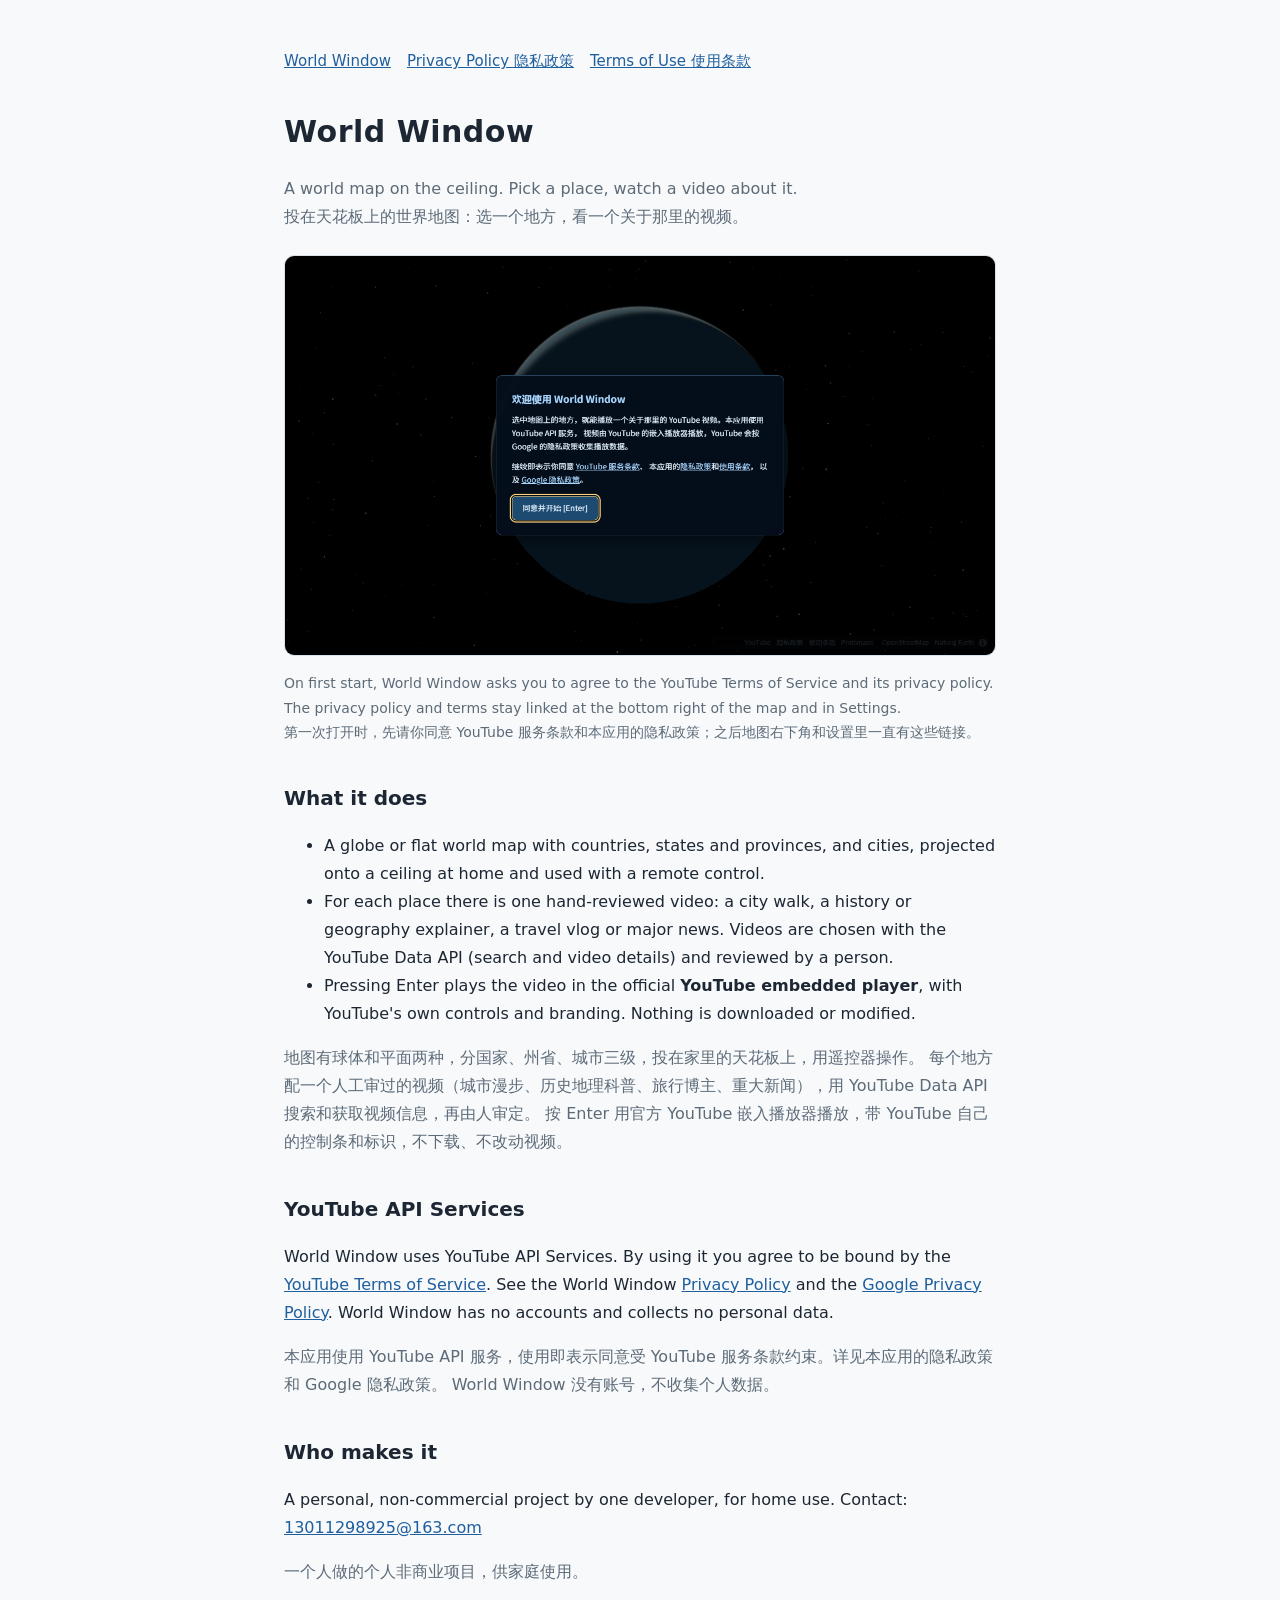
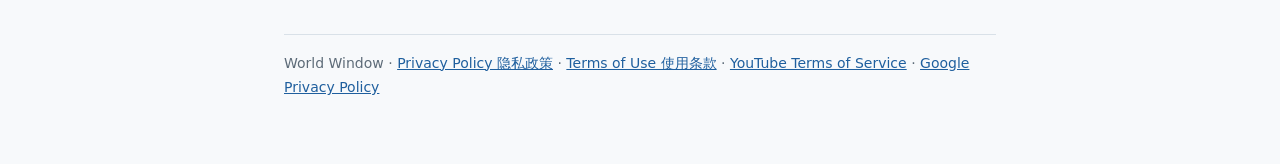
<file: index.html>
<!doctype html>
<html lang="en">
<head>
  <meta charset="utf-8">
  <meta name="viewport" content="width=device-width, initial-scale=1">
  <title>World Window</title>
  <meta name="description" content="A world map for a home ceiling projector that plays a YouTube video about the place you pick.">
  <link rel="stylesheet" href="legal.css">
</head>
<body>
<main>
  <nav class="top" aria-label="World Window pages">
    <a href="index.html" aria-current="page">World Window</a>
    <a href="privacy.html">Privacy Policy 隐私政策</a>
    <a href="terms.html">Terms of Use 使用条款</a>
  </nav>

  <h1>World Window</h1>
  <p class="sub">A world map on the ceiling. Pick a place, watch a video about it.<br>
    投在天花板上的世界地图：选一个地方，看一个关于那里的视频。</p>

  <figure>
    <img src="screenshot.png" alt="World Window on first start: a welcome box asking the user to agree to the YouTube Terms of Service and the privacy policy, over the globe">
    <figcaption>On first start, World Window asks you to agree to the YouTube Terms of Service and its privacy policy.
      The privacy policy and terms stay linked at the bottom right of the map and in Settings.<br>
      第一次打开时，先请你同意 YouTube 服务条款和本应用的隐私政策；之后地图右下角和设置里一直有这些链接。</figcaption>
  </figure>

  <h2>What it does</h2>
  <ul>
    <li>A globe or flat world map with countries, states and provinces, and cities, projected onto a ceiling at home and
      used with a remote control.</li>
    <li>For each place there is one hand-reviewed video: a city walk, a history or geography explainer, a travel vlog or
      major news. Videos are chosen with the YouTube Data API (search and video details) and reviewed by a person.</li>
    <li>Pressing Enter plays the video in the official <strong>YouTube embedded player</strong>, with YouTube's own
      controls and branding. Nothing is downloaded or modified.</li>
  </ul>
  <p class="zh">地图有球体和平面两种，分国家、州省、城市三级，投在家里的天花板上，用遥控器操作。
    每个地方配一个人工审过的视频（城市漫步、历史地理科普、旅行博主、重大新闻），用 YouTube Data API 搜索和获取视频信息，再由人审定。
    按 Enter 用官方 YouTube 嵌入播放器播放，带 YouTube 自己的控制条和标识，不下载、不改动视频。</p>

  <h2>YouTube API Services</h2>
  <p>World Window uses YouTube API Services. By using it you agree to be bound by the
    <a href="https://www.youtube.com/t/terms">YouTube Terms of Service</a>. See the World Window
    <a href="privacy.html">Privacy Policy</a> and the <a href="http://www.google.com/policies/privacy">Google Privacy Policy</a>.
    World Window has no accounts and collects no personal data.</p>
  <p class="zh">本应用使用 YouTube API 服务，使用即表示同意受 YouTube 服务条款约束。详见本应用的隐私政策和 Google 隐私政策。
    World Window 没有账号，不收集个人数据。</p>

  <h2>Who makes it</h2>
  <p>A personal, non-commercial project by one developer, for home use. Contact: <a href="mailto:13011298925@163.com">13011298925@163.com</a></p>
  <p class="zh">一个人做的个人非商业项目，供家庭使用。</p>

  <footer>World Window · <a href="privacy.html">Privacy Policy 隐私政策</a> · <a href="terms.html">Terms of Use 使用条款</a> ·
    <a href="https://www.youtube.com/t/terms">YouTube Terms of Service</a> ·
    <a href="http://www.google.com/policies/privacy">Google Privacy Policy</a></footer>
</main>
</body>
</html>
</file>
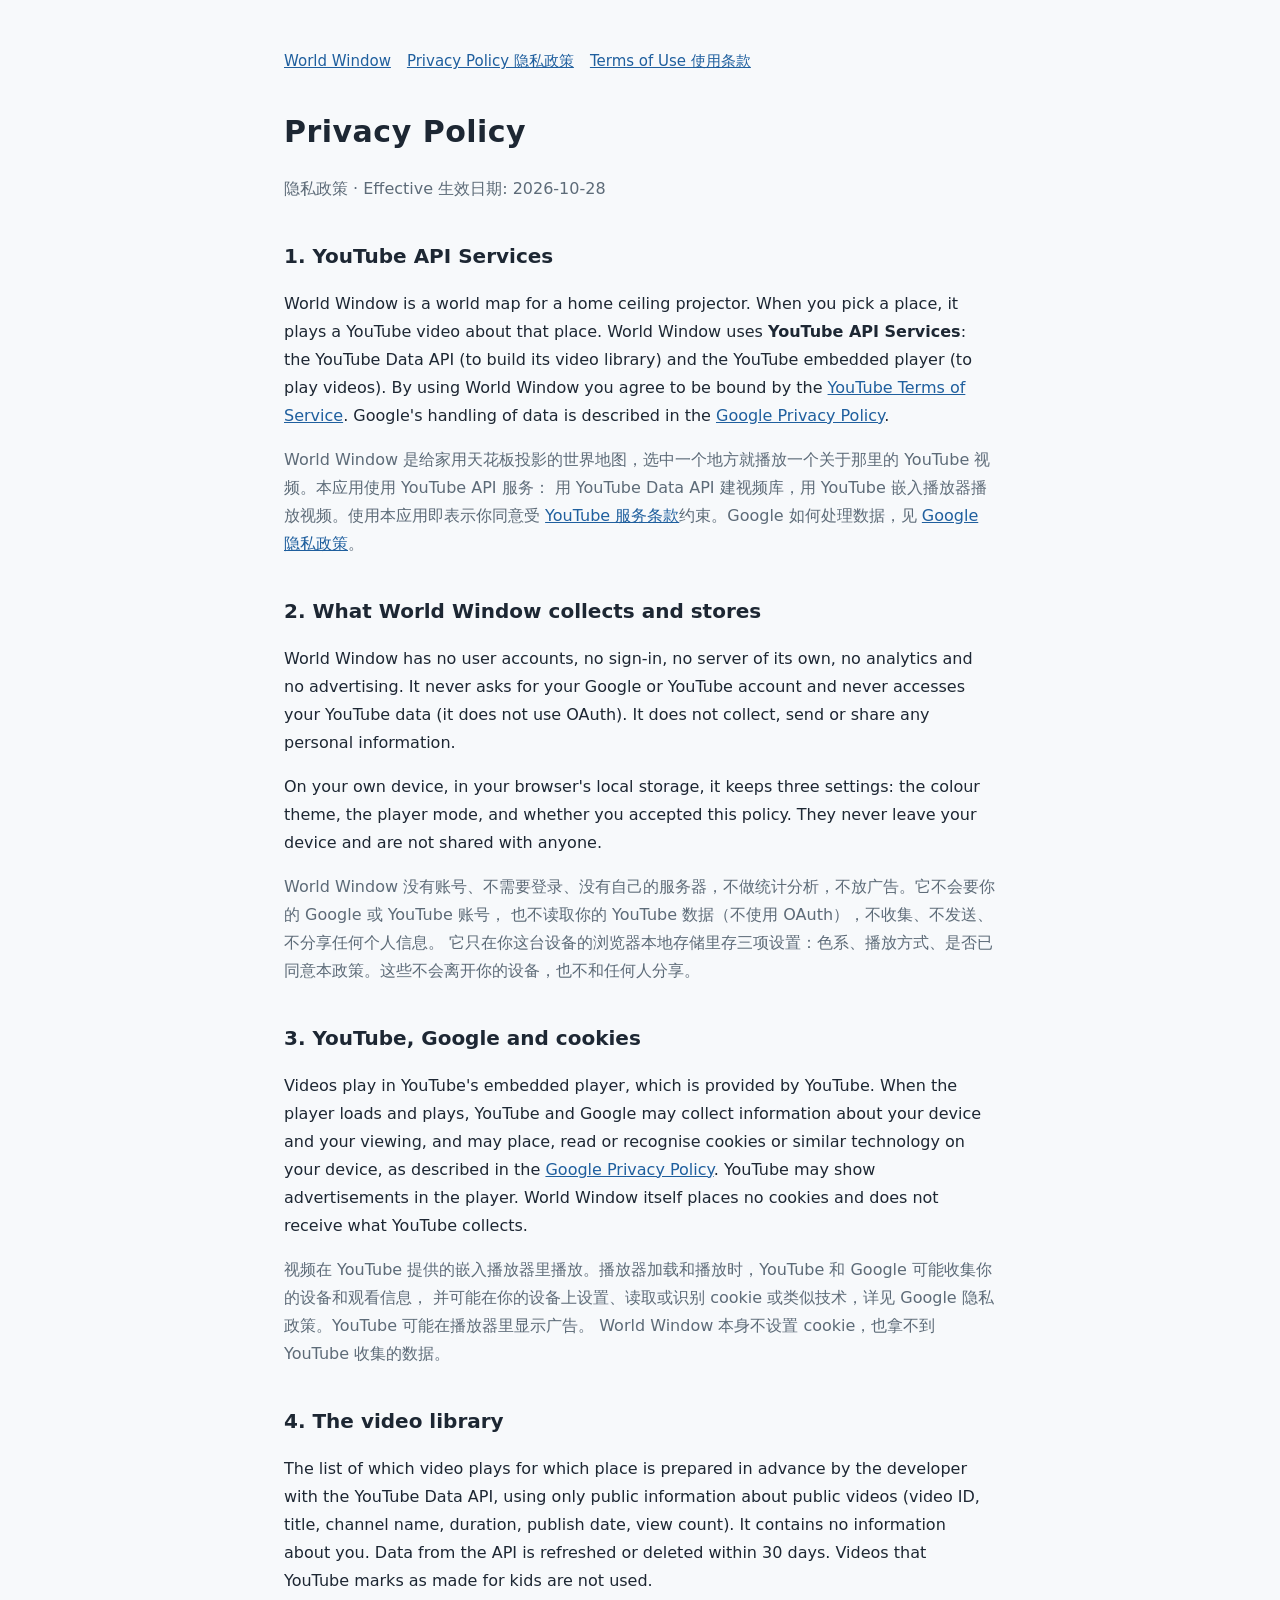
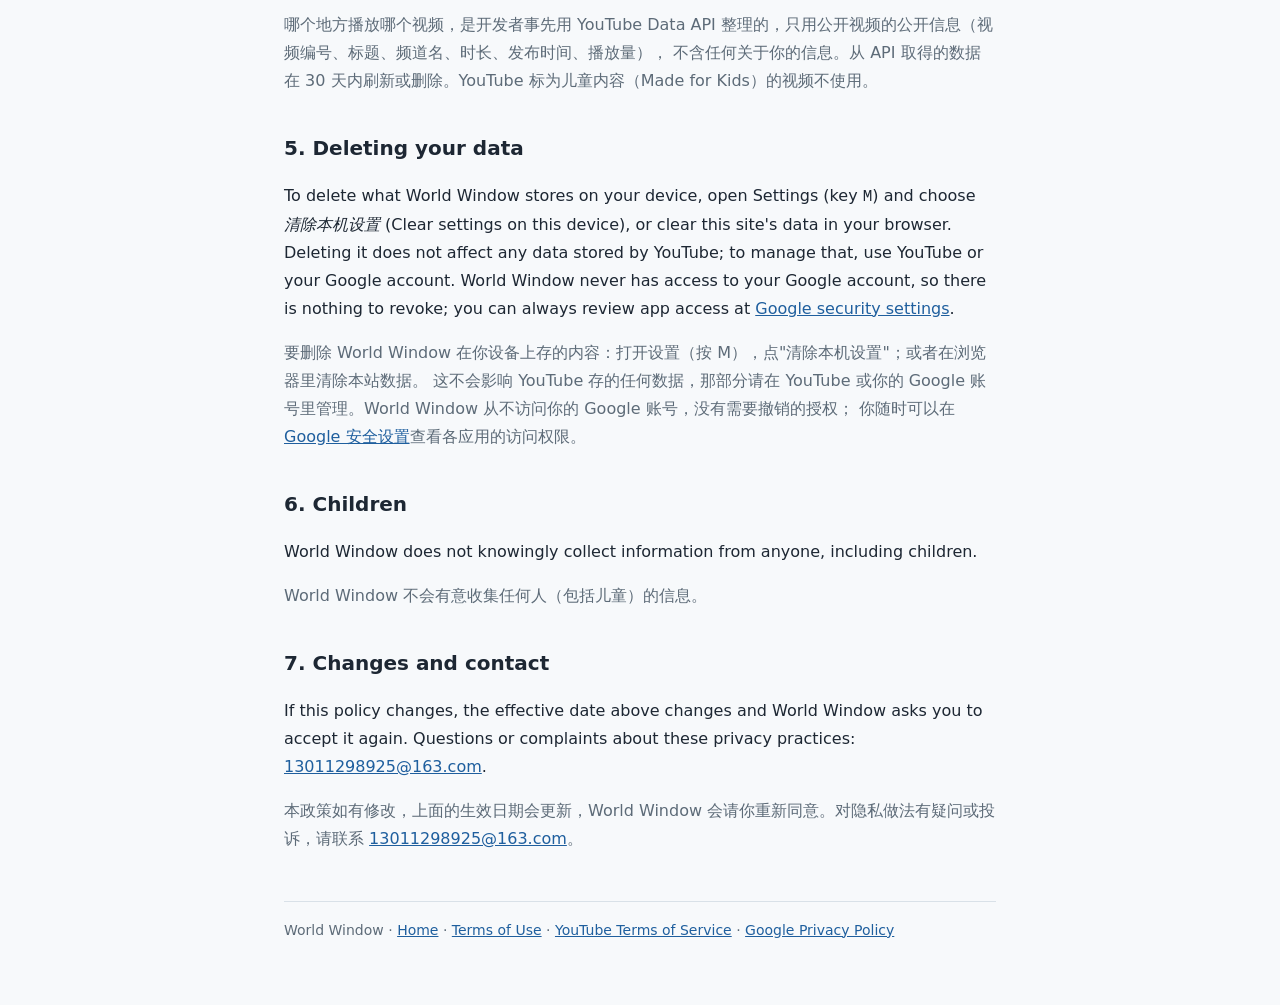
<file: privacy.html>
<!doctype html>
<html lang="en">
<head>
  <meta charset="utf-8">
  <meta name="viewport" content="width=device-width, initial-scale=1">
  <title>Privacy Policy · World Window</title>
  <link rel="stylesheet" href="legal.css">
</head>
<body>
<main>
  <nav class="top" aria-label="World Window pages">
    <a href="index.html">World Window</a>
    <a href="privacy.html" aria-current="page">Privacy Policy 隐私政策</a>
    <a href="terms.html">Terms of Use 使用条款</a>
  </nav>

  <h1>Privacy Policy</h1>
  <p class="sub">隐私政策 · Effective 生效日期: 2026-10-28</p>

  <h2>1. YouTube API Services</h2>
  <p>World Window is a world map for a home ceiling projector. When you pick a place, it plays a YouTube video about
    that place. World Window uses <strong>YouTube API Services</strong>: the YouTube Data API (to build its video
    library) and the YouTube embedded player (to play videos). By using World Window you agree to be bound by the
    <a href="https://www.youtube.com/t/terms">YouTube Terms of Service</a>. Google's handling of data is described in the
    <a href="http://www.google.com/policies/privacy">Google Privacy Policy</a>.</p>
  <p class="zh">World Window 是给家用天花板投影的世界地图，选中一个地方就播放一个关于那里的 YouTube 视频。本应用使用 YouTube API 服务：
    用 YouTube Data API 建视频库，用 YouTube 嵌入播放器播放视频。使用本应用即表示你同意受
    <a href="https://www.youtube.com/t/terms">YouTube 服务条款</a>约束。Google 如何处理数据，见
    <a href="http://www.google.com/policies/privacy">Google 隐私政策</a>。</p>

  <h2>2. What World Window collects and stores</h2>
  <p>World Window has no user accounts, no sign-in, no server of its own, no analytics and no advertising. It never asks
    for your Google or YouTube account and never accesses your YouTube data (it does not use OAuth). It does not collect,
    send or share any personal information.</p>
  <p>On your own device, in your browser's local storage, it keeps three settings: the colour theme, the player mode,
    and whether you accepted this policy. They never leave your device and are not shared with anyone.</p>
  <p class="zh">World Window 没有账号、不需要登录、没有自己的服务器，不做统计分析，不放广告。它不会要你的 Google 或 YouTube 账号，
    也不读取你的 YouTube 数据（不使用 OAuth），不收集、不发送、不分享任何个人信息。
    它只在你这台设备的浏览器本地存储里存三项设置：色系、播放方式、是否已同意本政策。这些不会离开你的设备，也不和任何人分享。</p>

  <h2>3. YouTube, Google and cookies</h2>
  <p>Videos play in YouTube's embedded player, which is provided by YouTube. When the player loads and plays, YouTube
    and Google may collect information about your device and your viewing, and may place, read or recognise cookies or
    similar technology on your device, as described in the
    <a href="http://www.google.com/policies/privacy">Google Privacy Policy</a>. YouTube may show advertisements in the
    player. World Window itself places no cookies and does not receive what YouTube collects.</p>
  <p class="zh">视频在 YouTube 提供的嵌入播放器里播放。播放器加载和播放时，YouTube 和 Google 可能收集你的设备和观看信息，
    并可能在你的设备上设置、读取或识别 cookie 或类似技术，详见 Google 隐私政策。YouTube 可能在播放器里显示广告。
    World Window 本身不设置 cookie，也拿不到 YouTube 收集的数据。</p>

  <h2>4. The video library</h2>
  <p>The list of which video plays for which place is prepared in advance by the developer with the YouTube Data API,
    using only public information about public videos (video ID, title, channel name, duration, publish date, view count).
    It contains no information about you. Data from the API is refreshed or deleted within 30 days. Videos that YouTube
    marks as made for kids are not used.</p>
  <p class="zh">哪个地方播放哪个视频，是开发者事先用 YouTube Data API 整理的，只用公开视频的公开信息（视频编号、标题、频道名、时长、发布时间、播放量），
    不含任何关于你的信息。从 API 取得的数据在 30 天内刷新或删除。YouTube 标为儿童内容（Made for Kids）的视频不使用。</p>

  <h2>5. Deleting your data</h2>
  <p>To delete what World Window stores on your device, open Settings (key <kbd>M</kbd>) and choose
    <em>清除本机设置</em> (Clear settings on this device), or clear this site's data in your browser. Deleting it does not affect any
    data stored by YouTube; to manage that, use YouTube or your Google account. World Window never has access to your
    Google account, so there is nothing to revoke; you can always review app access at
    <a href="https://security.google.com/settings/security/permissions">Google security settings</a>.</p>
  <p class="zh">要删除 World Window 在你设备上存的内容：打开设置（按 M），点"清除本机设置"；或者在浏览器里清除本站数据。
    这不会影响 YouTube 存的任何数据，那部分请在 YouTube 或你的 Google 账号里管理。World Window 从不访问你的 Google 账号，没有需要撤销的授权；
    你随时可以在 <a href="https://security.google.com/settings/security/permissions">Google 安全设置</a>查看各应用的访问权限。</p>

  <h2>6. Children</h2>
  <p>World Window does not knowingly collect information from anyone, including children.</p>
  <p class="zh">World Window 不会有意收集任何人（包括儿童）的信息。</p>

  <h2>7. Changes and contact</h2>
  <p>If this policy changes, the effective date above changes and World Window asks you to accept it again.
    Questions or complaints about these privacy practices: <a href="mailto:13011298925@163.com">13011298925@163.com</a>.</p>
  <p class="zh">本政策如有修改，上面的生效日期会更新，World Window 会请你重新同意。对隐私做法有疑问或投诉，请联系
    <a href="mailto:13011298925@163.com">13011298925@163.com</a>。</p>

  <footer>World Window · <a href="index.html">Home</a> · <a href="terms.html">Terms of Use</a> ·
    <a href="https://www.youtube.com/t/terms">YouTube Terms of Service</a> ·
    <a href="http://www.google.com/policies/privacy">Google Privacy Policy</a></footer>
</main>
</body>
</html>
</file>
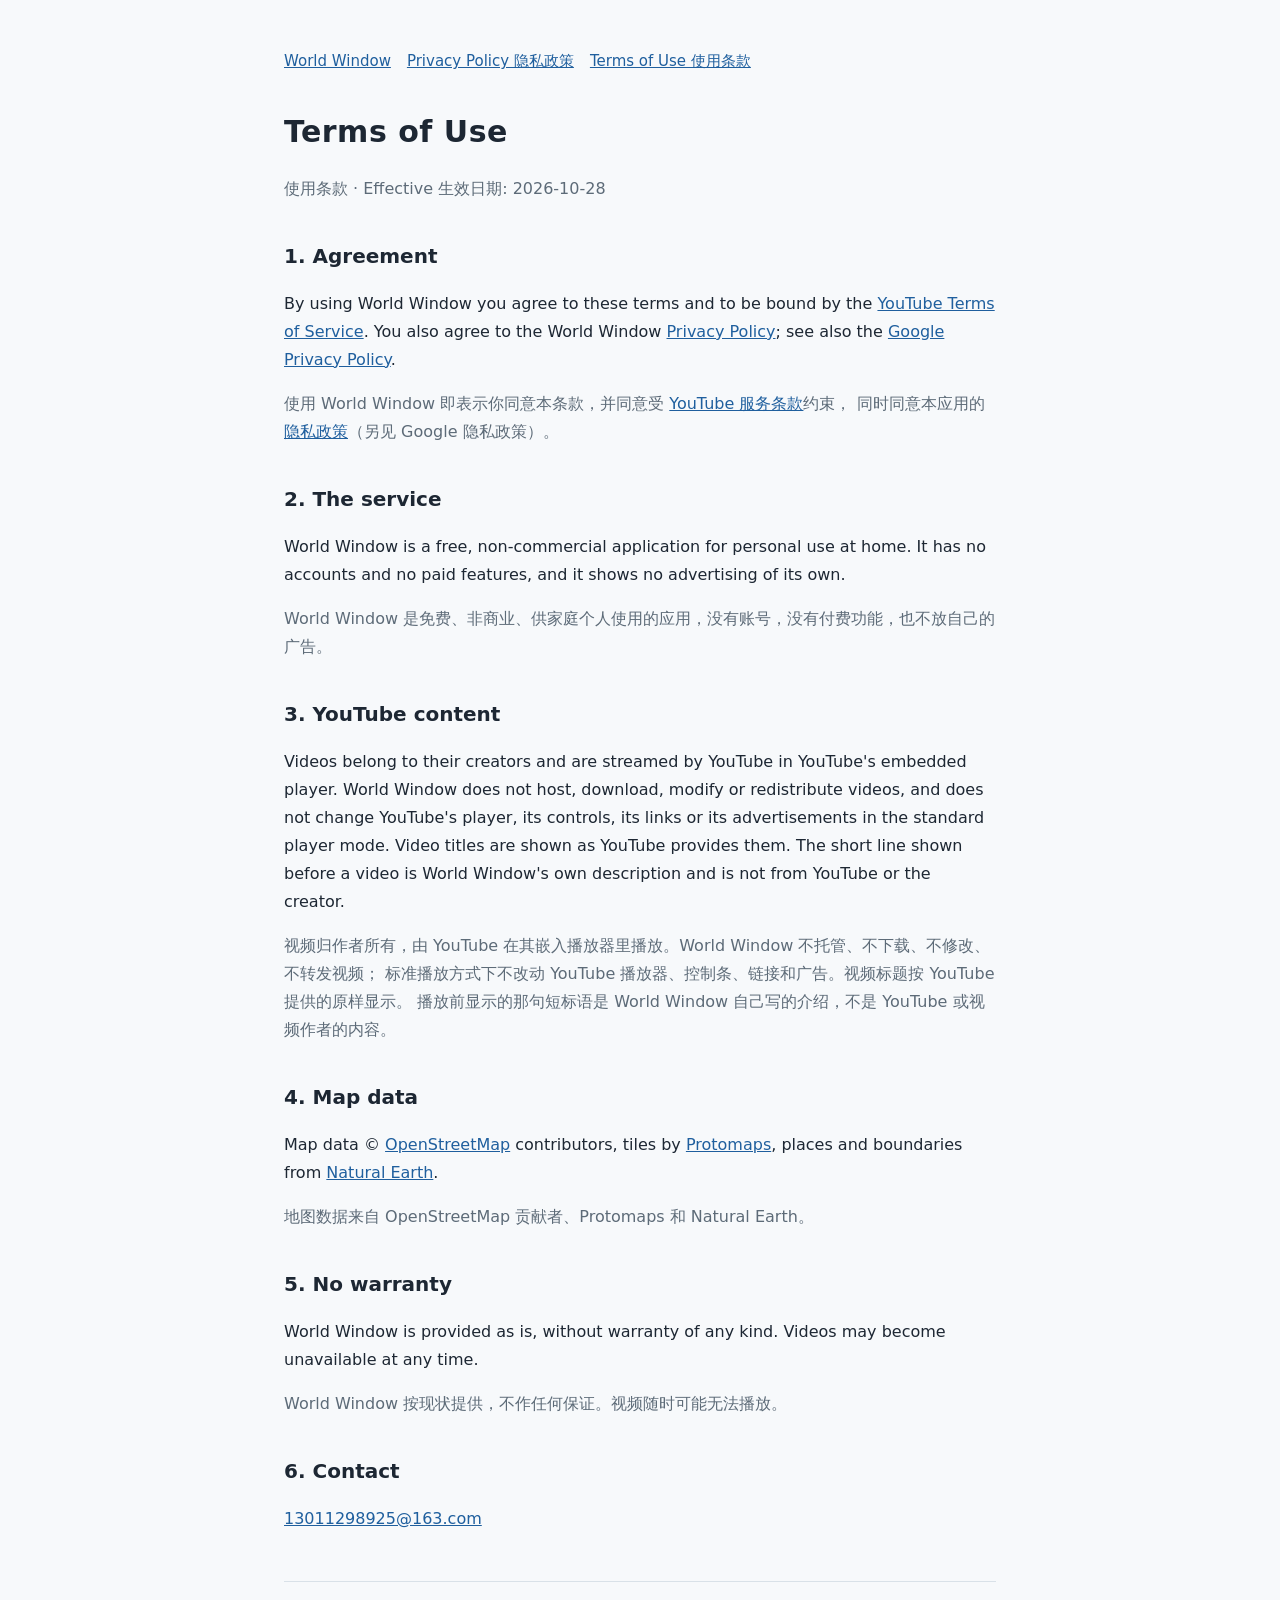
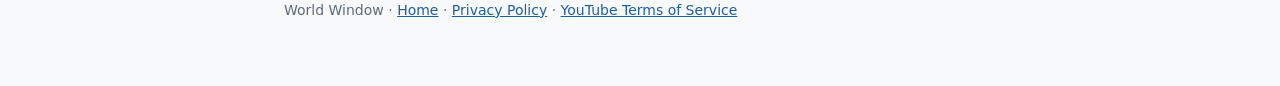
<file: terms.html>
<!doctype html>
<html lang="en">
<head>
  <meta charset="utf-8">
  <meta name="viewport" content="width=device-width, initial-scale=1">
  <title>Terms of Use · World Window</title>
  <link rel="stylesheet" href="legal.css">
</head>
<body>
<main>
  <nav class="top" aria-label="World Window pages">
    <a href="index.html">World Window</a>
    <a href="privacy.html">Privacy Policy 隐私政策</a>
    <a href="terms.html" aria-current="page">Terms of Use 使用条款</a>
  </nav>

  <h1>Terms of Use</h1>
  <p class="sub">使用条款 · Effective 生效日期: 2026-10-28</p>

  <h2>1. Agreement</h2>
  <p>By using World Window you agree to these terms and to be bound by the
    <a href="https://www.youtube.com/t/terms">YouTube Terms of Service</a>. You also agree to the World Window
    <a href="privacy.html">Privacy Policy</a>; see also the <a href="http://www.google.com/policies/privacy">Google Privacy Policy</a>.</p>
  <p class="zh">使用 World Window 即表示你同意本条款，并同意受 <a href="https://www.youtube.com/t/terms">YouTube 服务条款</a>约束，
    同时同意本应用的<a href="privacy.html">隐私政策</a>（另见 Google 隐私政策）。</p>

  <h2>2. The service</h2>
  <p>World Window is a free, non-commercial application for personal use at home. It has no accounts and no paid
    features, and it shows no advertising of its own.</p>
  <p class="zh">World Window 是免费、非商业、供家庭个人使用的应用，没有账号，没有付费功能，也不放自己的广告。</p>

  <h2>3. YouTube content</h2>
  <p>Videos belong to their creators and are streamed by YouTube in YouTube's embedded player. World Window does not
    host, download, modify or redistribute videos, and does not change YouTube's player, its controls, its links or its
    advertisements in the standard player mode. Video titles are shown as YouTube provides them. The short line shown
    before a video is World Window's own description and is not from YouTube or the creator.</p>
  <p class="zh">视频归作者所有，由 YouTube 在其嵌入播放器里播放。World Window 不托管、不下载、不修改、不转发视频；
    标准播放方式下不改动 YouTube 播放器、控制条、链接和广告。视频标题按 YouTube 提供的原样显示。
    播放前显示的那句短标语是 World Window 自己写的介绍，不是 YouTube 或视频作者的内容。</p>

  <h2>4. Map data</h2>
  <p>Map data © <a href="https://www.openstreetmap.org/copyright">OpenStreetMap</a> contributors, tiles by
    <a href="https://protomaps.com">Protomaps</a>, places and boundaries from <a href="https://www.naturalearthdata.com">Natural Earth</a>.</p>
  <p class="zh">地图数据来自 OpenStreetMap 贡献者、Protomaps 和 Natural Earth。</p>

  <h2>5. No warranty</h2>
  <p>World Window is provided as is, without warranty of any kind. Videos may become unavailable at any time.</p>
  <p class="zh">World Window 按现状提供，不作任何保证。视频随时可能无法播放。</p>

  <h2>6. Contact</h2>
  <p><a href="mailto:13011298925@163.com">13011298925@163.com</a></p>

  <footer>World Window · <a href="index.html">Home</a> · <a href="privacy.html">Privacy Policy</a> ·
    <a href="https://www.youtube.com/t/terms">YouTube Terms of Service</a></footer>
</main>
</body>
</html>
</file>
<file: legal.css>
/* World Window: about / privacy / terms pages (also the GitHub Pages site) */
:root { color-scheme: light dark; --text: #1d2733; --muted: #5d6b78; --line: #d9e1e8; --accent: #1f5f9e; --page: #f7f9fb; }
@media (prefers-color-scheme: dark) {
  :root { --text: #e3f2ff; --muted: #8db0cc; --line: #2c4a66; --accent: #a9d6ff; --page: #050d17; }
}
* { box-sizing: border-box; }
body {
  margin: 0; background: var(--page); color: var(--text);
  font: 16px/1.75 system-ui, -apple-system, "Segoe UI", "Microsoft YaHei", "PingFang SC", "Noto Sans CJK SC", sans-serif;
}
main { max-width: 760px; margin: 0 auto; padding: 48px 24px 64px; }
h1 { margin: 0 0 4px; font-size: 30px; letter-spacing: .5px; }
h2 { margin: 36px 0 8px; font-size: 20px; }
.sub, .meta { color: var(--muted); }
.zh { color: var(--muted); }
a { color: var(--accent); }
a:focus-visible { outline: 2px solid var(--accent); outline-offset: 2px; }
nav.top { display: flex; flex-wrap: wrap; gap: 16px; margin-bottom: 32px; font-size: 15px; }
figure { margin: 24px 0; }
figure img { width: 100%; height: auto; border: 1px solid var(--line); border-radius: 10px; }
figcaption { margin-top: 6px; font-size: 14px; color: var(--muted); }
footer { margin-top: 48px; padding-top: 16px; border-top: 1px solid var(--line); font-size: 14px; color: var(--muted); }
code { font-size: .92em; }
</file>
